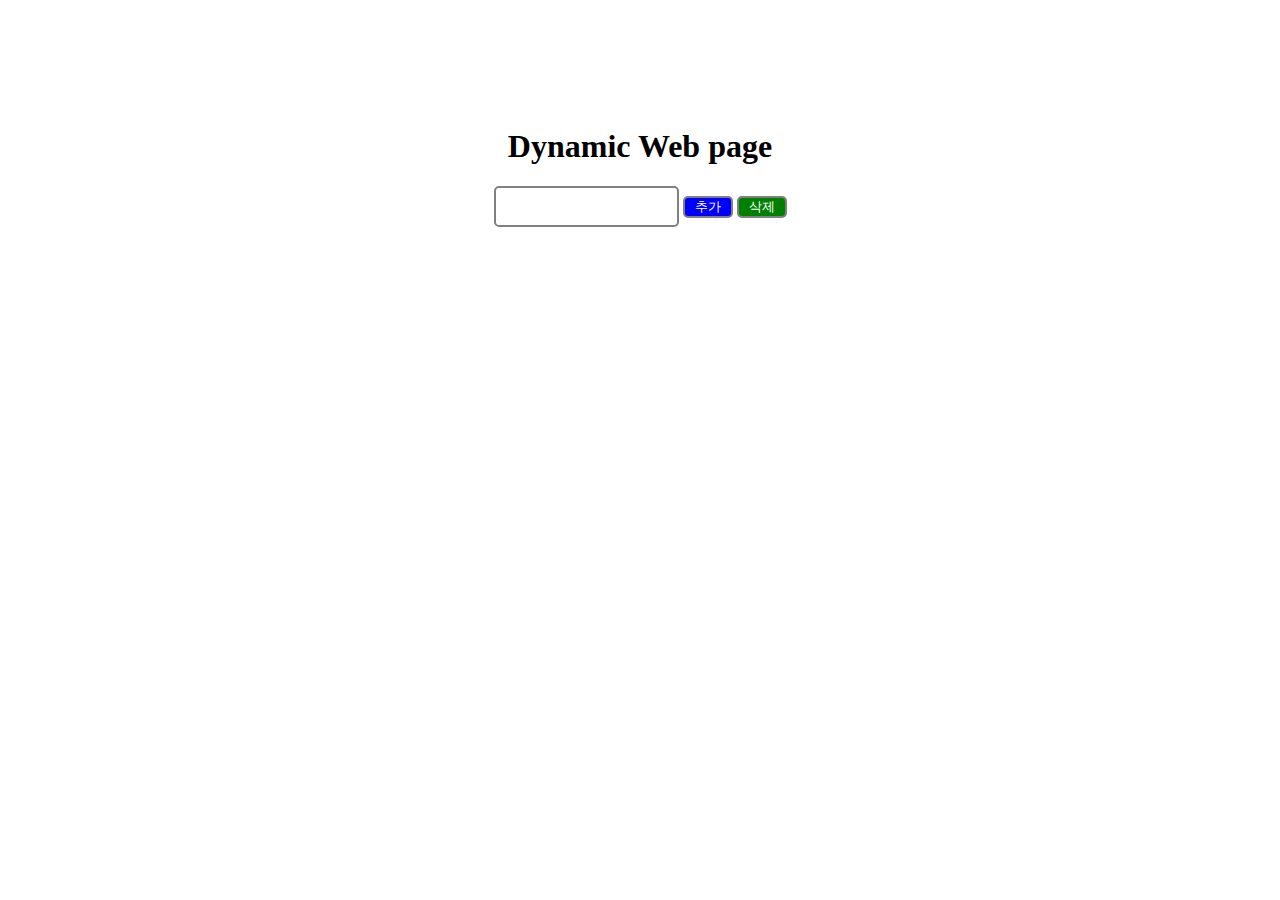
<file: form.html>
<!DOCTYPE html>
<html lang="en">

<head>
    <meta charset="UTF-8">
    <meta name="viewport" content="width=device-width, initial-scale=1.0">
    <title>Dynamic web page</title>
    <style>
        body {
            width: 70%;
            margin-left: 15%;
            text-align: center;
            margin-top: 10%;
        }

        input {
            height: 35px;
            border: solid gray 2px;
            border-radius: 5px;

        }

        button {
            width: 50px;
            color: white;
            border: solid gray 2px;
            border-radius: 5px;
            padding: 0%;
        }

        .wordArea {
            margin-top: 30px;
            margin-left: 25%;
            width: 50%;
            background-color: aquamarine;
        }
    </style>

</head>

<body>

    <script>
        function listener_append() {
            let div_append = document.getElementById("div_append");
            let input_append = document.getElementById("input_append").value;
            if (input_append == "" || input_append == "undefined") {
                return false;
            }

            let words = input_append.split(',');
            let i = 0;
            while (true) {
                if (words[i] == null) {
                    break;
                }
                words[i] = words[i].trim();
                div_append.innerHTML += "<div onclick='listener_remove(this)'>" + words[i] + "</div>";
                i++;

            }
            document.getElementById("input_append").value = "";
        }
        function listener_remove(element) {
            element.remove();
        }
        function delete_all() {
            let div_append = document.getElementById('div_append');
            div_append.innerHTML = "";
            document.getElementById("input_append").value = "";
        }

        window.onload = function () {
            document.querySelector('button[style*="background-color:blue"]').onclick = listener_append;
            document.querySelector('button[style*="background-color:green"]').onclick = delete_all;
        }
    </script>

    <h1>Dynamic Web page</h1>


    <input type="text" id="input_append" />
    <button style="background-color:blue">추가</button>
    <button style="background-color:green">삭제</button>
    <div id="div_append" class="wordArea">
    </div>


</body>

</html>
</file>
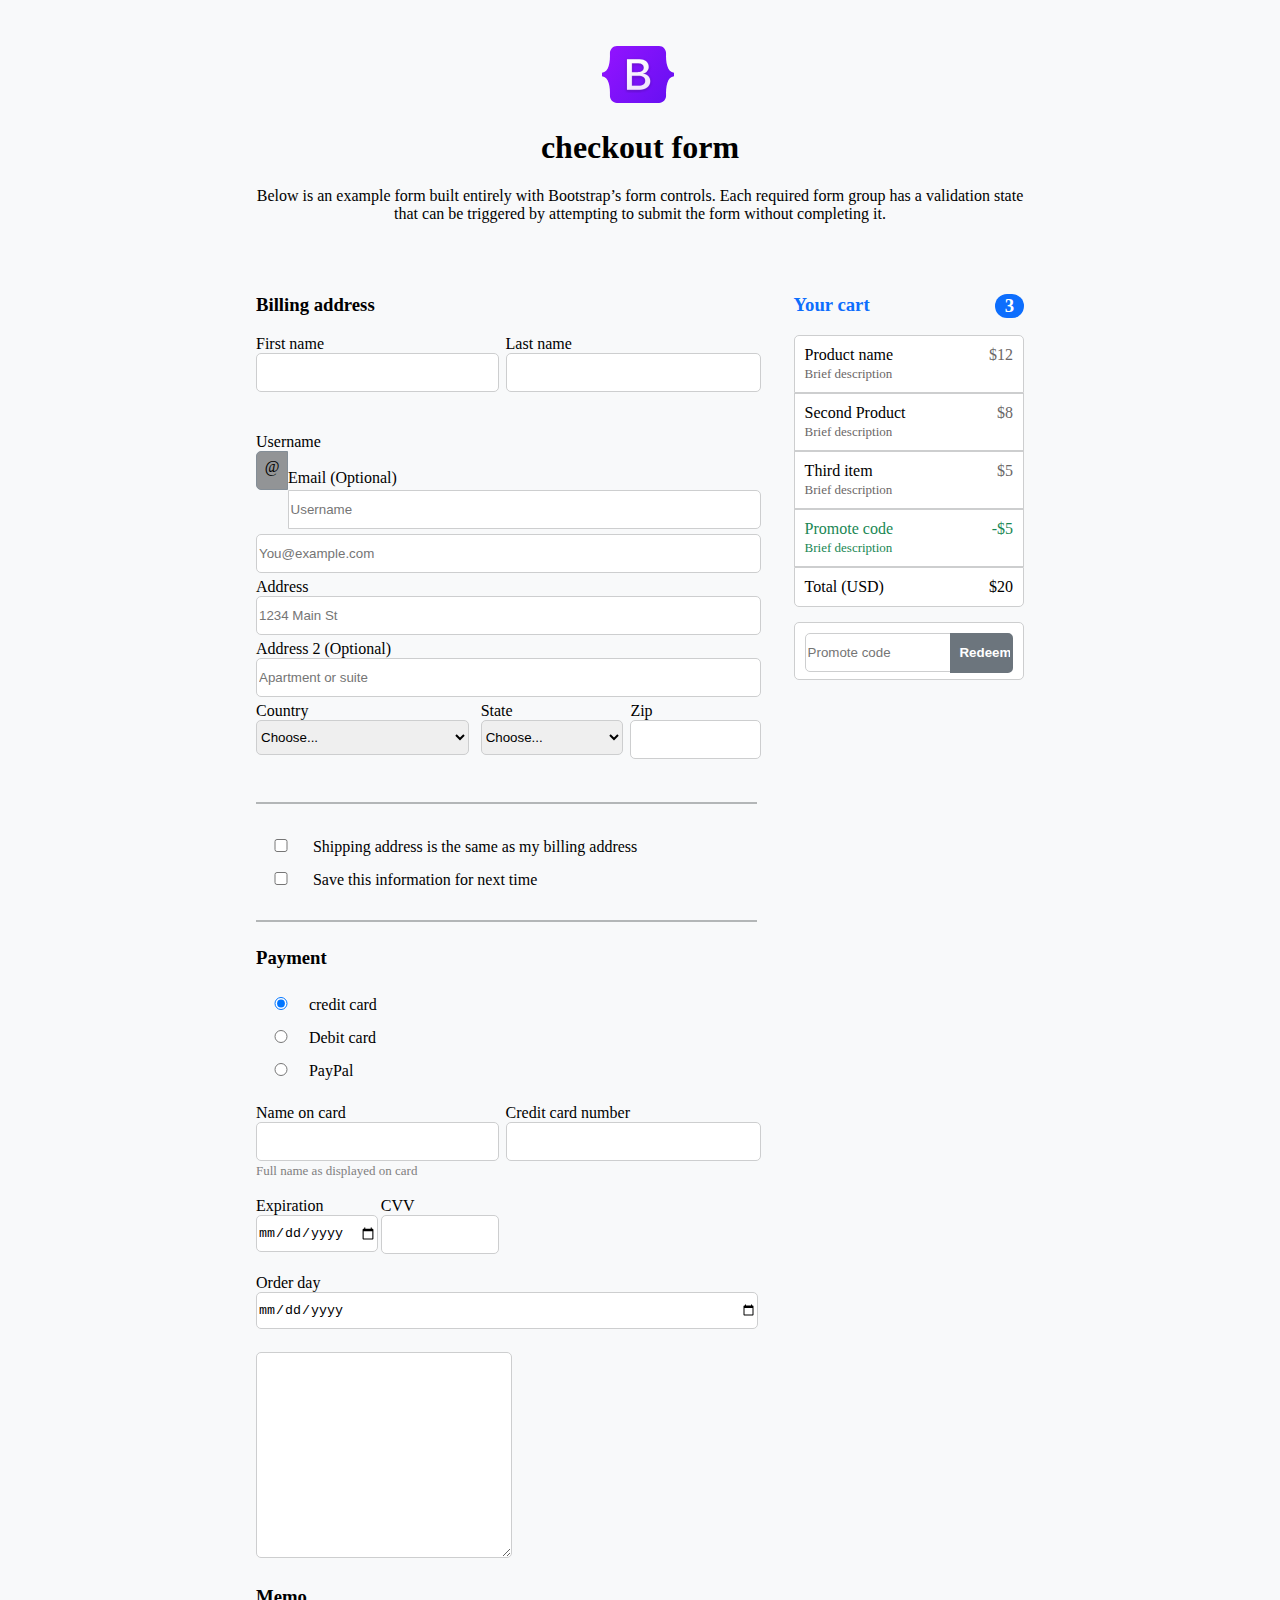
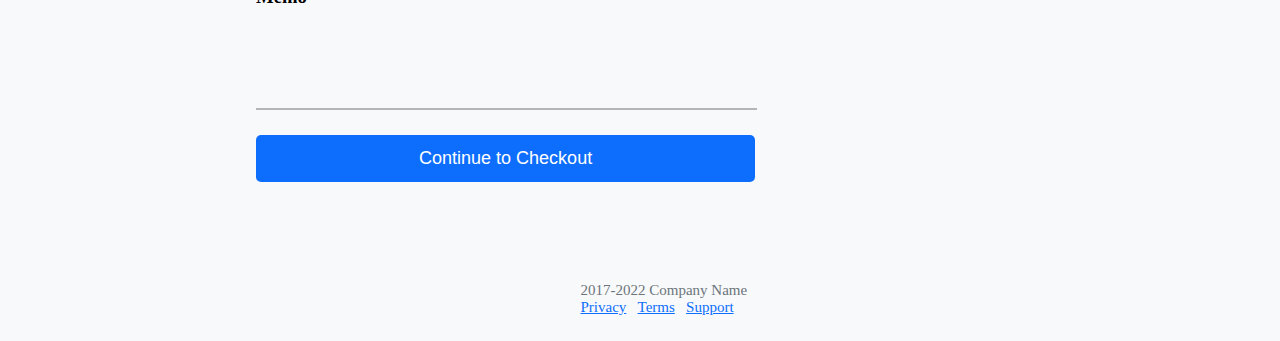
<file: form_js.html>
<!--HTML로만 tag관련 만들기-->
<!--
필수 사용: text, radio, checkbox, select, date, textarea
선택 사용: fieldset, legend, optgroup, color, datalist
-->
<!DOCTYPE html>
<html lang="en">

<head>
    <meta charset="UTF-8">
    <meta name="viewport" content="width=device-width, initial-scale=1.0">
    <title>Assignment2-1</title>
    <style>
        body {
            background-color: #F8F9FA;
            width: 60%;
            margin-left: 20%;


        }



        #div_1 {
            float: left;
            width: 65%;
        }

        #div_2 {
            float: right;
            width: 30%;
        }

        h1 {
            text-align: center;
        }


        img {
            margin-top: 5%;
            margin-left: 45%;
            width: 72px;
            height: 57px;

        }

        p {
            text-align: center;
        }

        input[type=text],
        input[type=number],
        input[type=email],
        input[type=date],
        textarea {
            border: solid #cdcecf 1px;
            border-radius: 5px;
            height: 35px;
            margin-bottom: 5px;

        }

        #continue {
            background-color: #0D6EFD;
            border: #0D6EFD;
            border-radius: 5px;
            color: white;
            font-size: large;
            width: 100%;
            height: 47px;


        }

        #middle_title {
            color: #0D6EFD;

        }

        #div_side {
            background-color: white;
            border: solid #cdcecf 1px;
            padding: 10px;
        }

        #side_style1 {
            background-color: #0D6EFD;
            color: white;
            border-radius: 15px;
            padding: 1px 10px;
        }

        #side_style2 {
            color: rgb(107, 103, 103);
            border-radius: 15px;

        }

        #side_style3 {
            color: rgb(107, 103, 103);
            border-radius: 15px;
            font-size: small;
        }

        #button {
            background-color: rgb(33, 32, 32);
        }

        .input_pair {
            width: 95%;

        }

        .third_pair {
            width: 95%;

        }

        select {
            border: solid #cdcecf 1px;
            border-radius: 5px;
            height: 35px;
        }

        input {
            width: 100%;

        }

        input[type=checkbox] {
            border: solid #6C757D 1px;
            width: 10%;
            margin-top: 10px;
            margin-left: 0%;
            padding-left: 0%;
            margin-bottom: 10px;
        }

        input[type=radio] {
            border: solid #6C757D 1px;
            width: 10%;
            margin-top: 10px;
            margin-left: 0%;
            padding-left: 0%;
            margin-bottom: 10px;
        }


        #Check_agree1 {
            font-size: small;
        }

        #Check_agree2 {
            font-size: small;
        }

        #Promote {
            border-top-right-radius: 0px;
            border-bottom-right-radius: 0px;
        }

        #Submit {
            background-color: #6C757D;
            color: white;
            font-weight: 600;
            width: 100%;
            border: solid #6C757D;
            border-radius: 0px 5px 5px 0px;
            height: 40px;
        }

        h5 {
            margin-top: 100px;
            color: #6C757D;
            font-size: 15px;
            font-weight: 400;
        }

        #a_style {
            color: #0D6EFD;
            text-decoration: underline;
        }

        #line {
            border: solid #b3b6b7 1px;
            height: 0px;
        }

        #last {
            float: right;
            width: 35%;
        }

        .feedback {
            display: none;
            width: 100%;
            margin-top: 0%;
            font-size: .875em;
            color: red;

        }

        @media(max-width: 800px) {
            body {
                margin-right: 3%;
                margin-left: 3%;
                width: 94%;
            }

            #title,
            .p,
            #div_1,
            #div_2 {
                width: 100%;
                padding: 0%;
                margin: 0%;
                float: none;

            }

            #last {
                width: 100%;
                text-align: center;
            }
        }
    </style>
</head>

<body>
    <img src="./bootstrap-logo.svg"></img>
    <h1 id="title">checkout form</h1>
    <div>
        <p>Below is an example form built entirely with Bootstrap’s form controls. Each required form group has a
            validation state that can be triggered by attempting to submit the form without completing it.</p>

    </div>
    <br>
    <br>
    <form id="form1" action="action_OK.php">
        <div id="div_2"><!--오른쪽 박스 :얘도 이렇게 마추니까 편하다-->
            <div>
                <div>
                    <h3 id="middle_title"><a>Your cart</a> <a id="side_style1" style="float:right">3</a></h3>
                </div>
                <div>
                    <div id="div_side" style="border-top-left-radius:5px;border-top-right-radius:5px;">
                        <a>Product name</a> <a id="side_style2" style="float:right">$12</a>
                        <br>
                        <a id="side_style3">Brief description</a>
                    </div>

                    <div id="div_side">
                        <a>Second Product</a> <a id="side_style2" style="float:right;">$8</a>
                        <br>
                        <a id="side_style3">Brief description</a>
                    </div>
                    <div id="div_side">
                        <a>Third item</a> <a id="side_style2" style="float:right;">$5</a>
                        <br>
                        <a id="side_style3">Brief description</a>
                    </div>
                    <div id="div_side">
                        <a style="color:#198754;">Promote code</a> <a id="side_style2"
                            style="float:right;color:#198754;">-$5</a>
                        <br>
                        <a id="side_style3" style="color:#198754;">Brief description</a>
                    </div>
                    <div id="div_side" style="border-bottom-left-radius:5px;border-bottom-right-radius:5px;">
                        <a>Total (USD)</a> <a style="float:right;">$20</a>
                    </div>
                </div>

                <div id="div_side" style="margin-top:15px;border-radius:5px;">
                    <div style="float:left;width:70%;">
                        <lable for="Promote">
                            <input type="text" id="Promote" placeholder="Promote code" onchange="">
                        </lable>
                    </div>
                    <div style="float:right;width:30%;margin-left:0%;">
                        <label for="Submit"></label>
                        <input type="button" id="Submit" value="Redeem"></a>
                    </div>
                    <br>
                    <br>
                </div>

            </div>
        </div>



        <div id="div_1">
            <h3>Billing address</h3>
            <!--1.text - 총 4개-->
            <div style="float:left;width:50%">

                <label for="First_name">First name</label>
                <br>
                <input type="text" id="First_name" class="input_pair" name="first_name" placeholder value required>
                <br>
                <br>
                <br>
                <div class="feedback">
                    Vaild first name is required.</div>
            </div>
            <div style="float:right;width:50%">
                <label for="Last_name">Last name</label>
                <br>
                <input type="text" id="Last_name" name="last_name"  placeholder value
                    required>
                <br>
                <br>
                <br>
                <div class="feedback">
                    Vaild last name is required.
                </div>
            </div>
            <div>
                <label for="User_name">Username</label>
                <br>
                <div>
                    <div
                        style="float:left;background-color:#929496; border:solid #cdd1d4 1px;width:30px;height:31px;border-color:#848e97; text-align:center;padding-top: 6px; border-radius:5px 0px 0px 5px;">
                        @</div>
                    <div style="float:right;width:calc(100% - 31.6px);">
                        <input type="text" style="border-radius:0px 5px 5px 0px;" id="User_name" name="user_name"
                            placeholder="Username" onchange="" placeholder value required>
                        <div class="feedback">
                            Your username is required.
                        </div>
                    </div>
                </div>
                <br>
                <label for="Email">Email (Optional)</label>
                <br>
                <input type="email" id="Email" name="email" placeholder="You@example.com" onchange="">
                <br>

                <label for="Address">Address</label>
                <br>
                <input type="text" id="Address" name="address" placeholder="1234 Main St" onchange="" placeholder value
                    required>
                <br>
                <div class="feedback">
                    Please enter your shipping address.
                </div>
                <label for="Address2">Address 2 (Optional)</label>
                <br>
                <input type="text" id="Address2" name="address2" placeholder="Apartment or suite" onchange="">
                <br>
            </div>
            <!--2.select - 총 3개-->
            <div>
                <div style="float:left;width:45%;">
                    <label for="Country">Country</label>
                    <br>
                    <select id="Country" class="third_pair" name="country" aria-placeholder value required>
                        <option value="Choose...">Choose...</option>
                        <option value="United States">United States</option>
                    </select>
                    <br>
                    <div class="feedback">please select a valid country.</div>
                </div>
                <div style="float:left;width:30%">
                    <label for="State">State</label>
                    <br>
                    <select id="State" class="third_pair" name="state" aria-placeholder value required>
                        <option value="Choose...">Choose...</option>
                        <option value="California">California</option>
                    </select>
                    <br>
                    <div class="feedback">please provide a valid state.</div>
                </div>
                <!--1.text - 총 4개-->
                <div style="float:left;width:25%">
                    <label for="Zip">Zip</label>
                    <br>
                    <input type="number" id="Zip" name="zip">
                    <br>
                    <div class="feedback">Zip code required.</div>
                </div>
            </div>


            <h5 id="line" style="width:100%;"></h5>


            <div>

                <!--3.checkbox - 총 2개-->
                <label for="Check_agree1">

                    <input type="checkbox" id="Check_agree1" name="agree_1">

                    Shipping address is the same as my billing address
                </label>
                <br>
                <label for="Check_agree2">
                    <input type="checkbox" id="Check_agree2" name="agree_2">
                    Save this information for next time

                </label>
            </div>
            <h6 id="line" style="width:100%;"></h6>
            <h3>Payment</h3>
            <!--4.radio- 총 1개-->
            <div>
                <label for="Payment_1">
                    <input type="radio" id="Payment_1" name="payment" checked="checked">credit card</label><br>
                <label for="Payment_2">
                    <input type="radio" id="Payment_2" name="payment">Debit card</label><br>
                <label for="Payment_3">
                    <input type="radio" id="Payment_3" name="payment">PayPal</label><br>
                <br>
            </div>
            <div>
                <div id="div_2" style="float:left;width:50%">
                    <!--1.text - 총 8개-->
                    <label for="Name_on_card">Name on card</label>
                    <br>
                    <input type="text" id="Name_on_card" class="input_pair" name="name_on_card" style="margin-bottom:0%"
                        placeholder value required>
                    <a style="font-size:13px;color:gray">Full name as displayed on card</a>
                    <br>
                    <div class="feedback">Name on card is required</div>
                    <br>
                </div>

                <div style="float:right;width:50%">
                    <label for="Credit_card_number">Credit card number</label>
                    <br>
                    <input type="number" id="Credit_card_number" name="credit_card_number" placeholder value required>
                    <div class="feedback">Credit card number is required</div>
                    <br>
                    <br>
                    <br>
                    <br>
                </div>
            </div>
            <div>
                <div style="float:left;width:50%">
                    <div style="float:left;width:50%">
                        <label for="Expiration">Expiration</label>
                        <br>
                        <input type="date" id="Expiration" class="input_pair" name="expiration" placeholder value
                            required>
                        <div class="feedback">Expiration date required</div>
                        <br>
                    </div>
                    <div style="float:right;width:50%">
                        <label for="CVV">CVV</label>
                        <br>
                        <input type="number" id="CVV" style="width:90%;" name="cvv" placeholder value required>
                        <div class="feedback">Security code required</div>
                        <br>
                    </div>
                </div>
                <div style="float:right;width:50%">
                    <br><br><br>
                </div>
            </div>
            <br>
            <div style="float:left;width:100%">
                <!--5.date - 총 1개-->
                <label for="Order_day">Order day</label>
                <br>
                <input type="date" id="Order_day" name="order_day" placeholder value required>
                <div class="feedback">Order date is required</div>
                <br>
                <br>
            </div>


            <!--6.textarea - 총 1개-->
            <div>
                <textarea id="Memo" name="memo" style="width:50%;height:200px;"></textarea>
                <h3>Memo</h3>

            </div>

            <h5 id="line" style="width:100%;"></h5>
            <div>

                <input type="submit" id="continue" value="Continue to Checkout">
            </div>

            <div id="last">
                <h5>
                    2017-2022 Company Name<br>
                    <a id="a_style">Privacy</a>
                    &nbsp;&nbsp;<a id="a_style">Terms</a>
                    &nbsp;&nbsp;<a id="a_style">Support</a>
                </h5>
            </div>



            <!--
        1.text =>8
        2. select => 3
        3. radio => 3
        4. date => 1
        5. textarea => 1
        6. checkbox => 2
        
        총 18개
        
        -->

            <script>
                /*함수 관련*/
                //이름 둘 다 집어넣기
                let name1 = document.getElementById('First_name');
                let name2 = document.getElementById('Last_name');
                let username = document.getElementById('User_name');
                let email = document.getElementById('Email');
                let address = document.getElementById('Address');
                let country = document.getElementById('Country');
                let state = document.getElementById('State');
                let zip = document.getElementById('Zip');
                let check1 = document.getElementById('Check_agree1');
                let check2 = document.getElementById('Check_agree2');
                let payment1 = document.getElementById('Payment_1');
                let payment2 = document.getElementById('Payment_2');
                let payment3 = document.getElementById('Payment_3');
                let oncard = document.getElementById('Name_on_card');
                let credit = document.getElementById('Credit_card_number');
                let expiration = document.getElementById('Expiration');
                let cvv = document.getElementById('CVV');
                let order_day = document.getElementById('Order_day');


                let check = document.getElementById('continue');
                let s = document.getElementsByClassName('feedback');
                let t = false;

                //변화

                function handle() {
                    if (name1.value != "") {
                        s[0].style.display = 'none';
                    }

                    if (name2.value != "") {
                        s[1].style.display = 'none';
                    }

                    if (username.value != "") {
                        s[2].style.display = 'none';
                    }

                    //email은 option!

                    //Address
                    if (address.value != "") {
                        s[3].style.display = 'none';
                    }
                    //Country, State, Zip!
                    if (country.value != "Choose...") {
                        s[4].style.display = 'none';
                    }
                    if (state.value != "Choose...") {
                        s[5].style.display = 'none';
                    }
                    if (zip.value != "") {
                        s[6].style.display = 'none';
                    }

                    //checkbox Agreement is OK




                    //Payment (radio) is OK

                    //Name on card, Credit card number
                    if (oncard.value != "") {
                        s[7].style.display = 'none';
                    }

                    if (credit.value != "") {
                        s[8].style.display = 'none';
                    }
                    //Expiration, CVV
                    if (expiration.value != "") {
                        s[9].style.display = 'none';
                    }

                    if (cvv.value != "") {
                        s[10].style.display = 'none';
                    }

                    //Order day
                    if (order_day.value != "") {
                        s[11].style.display = 'none';
                    }




                }

                name1.addEventListener('input', handle);
                name2.addEventListener('input', handle);
                username.addEventListener('input', handle);
                address.addEventListener('input', handle);
                country.addEventListener('input', handle);
                state.addEventListener('input', handle);
                zip.addEventListener('input', handle);
                oncard.addEventListener('input', handle);
                credit.addEventListener('input', handle);
                expiration.addEventListener('input', handle);
                cvv.addEventListener('input', handle);
                order_day.addEventListener('input', handle);


                //제출 버튼을 눌렀을 때

                check.addEventListener('click', function (event) {
                    t = false;
                    //name
                    if (name1.value === "") {
                        s[0].style.display = 'block';
                        t = true;
                    }
                    if (name2.value === "") {
                        s[1].style.display = 'block';
                        t = true;
                    }
                    //username
                    if (username.value === "") {
                        s[2].style.display = 'block';

                        t = true;
                    }

                    //email은 option!

                    //Address
                    if (address.value === "") {
                        s[3].style.display = 'block';

                        t = true;
                    }
                    //Country, State, Zip!
                    if (country.value === "Choose...") {
                        s[4].style.display = 'block';

                        t = true;
                    }
                    if (state.value === "Choose...") {
                        s[5].style.display = 'block';

                        t = true;
                    }
                    if (zip.value === "") {
                        s[6].style.display = 'block';

                        t = true;
                    }

                    //checkbox Agreement is OK




                    //Payment (radio) is OK

                    //Name on card, Credit card number
                    if (oncard.value === "") {
                        s[7].style.display = 'block';

                        t = true;
                    }

                    if (credit.value === "") {
                        s[8].style.display = 'block';

                        t = true;
                    }
                    //Expiration, CVV
                    if (expiration.value === "") {
                        s[9].style.display = 'block';

                        t = true;
                    }

                    if (cvv.value === "") {
                        s[10].style.display = 'block';

                        t = true;
                    }

                    //Order day
                    if (order_day.value === "") {
                        s[11].style.display = 'block';

                        t = true;
                    }

                    if (t) {
                        alert("YOU NEED TO INTER INFORMATION!!");
                        event.preventDefault();
                    } else { alert("Submit!!"); }




                });






            </script>



    </form>


</body>

</html>
</file>
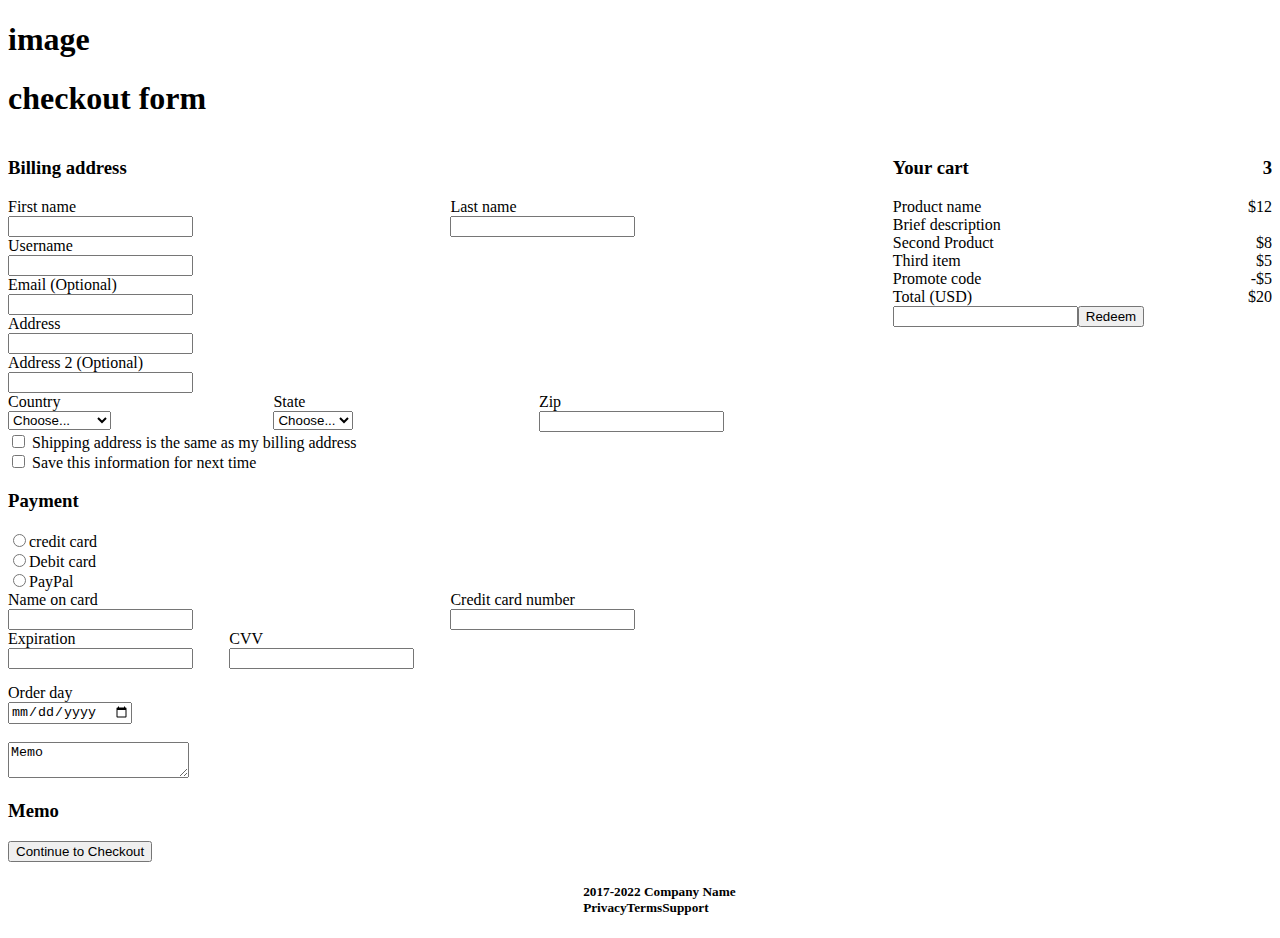
<file: form_nostyle.html>
<!--HTML로만 tag관련 만들기-->
<!--
필수 사용: text, radio, checkbox, select, date, textarea
선택 사용: fieldset, legend, optgroup, color, datalist
-->
<!DOCTYPE html>
<html lang="en">

<head>
    <meta charset="UTF-8">
    <meta name="viewport" content="width=device-width, initial-scale=1.0">
    <title>Assignment2-1</title>
</head>

<body>
    <h1>image</h1>
    <h1>checkout form</h1>

    <form action="/action_form.php">
        <div style="float:left;width:70%;">
            <h3>Billing address</h3>
            <!--1.text - 총 4개-->
            <div style="float:left;width:50%">
                <label for="First_name">First name</label>
                <br>
                <input type="text" id="First_name" name="first_name">
                <br>
            </div>
            <div>
                <label for="Last_name">Last name</label>
                <br>
                <input type="text" id="Last_name" name="last_name">
                <br>
            </div>
            <div>
                <label for="User_name">Username</label>
                <br>
                <input type="text" id="User_name" name="user_name">
                <br>
                <label for="Email">Email (Optional)</label>
                <br>
                <input type="email" id="User_name" name="user_name">
                <br>

                <label for="Address">Address</label>
                <br>
                <input type="text" id="Address" name="address">
                <br>
                <label for="Address2">Address 2 (Optional)</label>
                <br>
                <input type="text" id="Address2" name="address2">
                <br>
            </div>
            <!--2.select - 총 3개-->
            <div>
                <div style="float:left;width:30%;">
                    <label for="Country">Country</label>
                    <br>
                    <select id="Country" name="country">
                        <option value="Choose...">Choose...</option>
                        <option value="United States">United States</option>
                    </select>
                    <br>
                </div>
                <div style="float:left;width:30%">
                    <label for="State">State</label>
                    <br>
                    <select id="State" name="state">
                        <option value="Choose...">Choose...</option>
                        <option value="California">California</option>
                    </select>
                    <br>
                </div>
                <!--1.text - 총 4개-->
                <div>
                    <label for="Zip" style="width:30%">Zip</label>
                    <br>
                    <input type="text" id="Zip" name="zip">
                    <br>
                </div>
            </div>
            <div>
                <!--3.checkbox - 총 2개-->
                <label for="Check_agree1">
                    <input type="checkbox" id="Check_agree1" name="agree_1" value="Yes">
                    Shipping address is the same as my billing address
                </label>
                <br>
                <label for="Check_agree2">
                    <input type="checkbox" id="Check_agree2" name="agree_2" value="Yes">
                    Save this information for next time

                </label>
            </div>
            <h3>Payment</h3>
            <!--4.radio- 총 1개-->
            <div>
                <label for="Payment_1">
                    <input type="radio" id="Payment_1" name="payment">credit card</label><br>
                <label for="Payment_2">
                    <input type="radio" id="Payment_2" name="payment">Debit card</label><br>
                <label for="Payment_3">
                    <input type="radio" id="Payment_3" name="payment">PayPal</label><br>
            </div>
            <div>
                <div style="float:left;width:50%">
                    <!--1.text - 총 8개-->
                    <label for="Name_on_card">Name on card</label>
                    <br>
                    <input type="text" id="Name_on_card" name="name_on_card">
                    <br>
                </div>
                <div style="float:right;width:50%">
                    <label for="Credit_card_number">Credit card number</label>
                    <br>
                    <input type="text" id="Credit_card_number" name="credit_card_number">
                    <br>
                </div>
            </div>
            <div>
                <div style="float:left;width:50%">
                    <div style="float:left;width:50%">
                        <label for="Expiration">Expiration</label>
                        <br>
                        <input type="text" id="Expiration" name="expiration">
                        <br>
                    </div>
                    <div style="float:right;width:50%">
                        <label for="CVV">CVV</label>
                        <br>
                        <input type="text" id="CVV" name="cvv">
                        <br>
                    </div>
                </div>
                <div style="float:right;width:50%">
                    <br><br><br>
                </div>
            </div>
            <br>
            <div style="float:left;width:100%">
                <!--5.date - 총 1개-->
                <label for="Order_day">Order day</label>
                <br>
                <input type="date" id="Order_day" name="order_day">
                <br>
                <br>
            </div>


            <!--6.textarea - 총 1개-->
            <div>
                <textarea id="Memo" name="memo">Memo</textarea>
                <h3>Memo</h3>

            </div>


            <div>

                <input type="submit" value="Continue to Checkout">
            </div>

            <div style="float:right;width:35%;">
                <h5>
                    2017-2022 Company Name<br>
                    <a>Privacy</a><a>Terms</a><a>Support</a>
                </h5>
            </div>
        </div>
        <div style="float:right;width:30%;"><!--오른쪽 박스 :얘도 이렇게 마추니까 편하다-->
            <div>
                <div>
                    <h3><a>Your cart</a> <a style="float:right">3</a></h3>
                </div>
                <div>
                    <div>
                        <a>Product name</a> <a style="float:right;">$12</a>
                        <br>
                        <a>Brief description</a>
                    </div>

                    <div><a>Second Product</a> <a style="float:right;">$8</a></div>
                    <div><a>Third item</a> <a style="float:right;">$5</a></div>
                    <div><a>Promote code</a> <a style="float:right;">-$5</a></div>
                    <div><a>Total (USD)</a> <a style="float:right;">$20</a></div>
                </div>
                <div>
                    <lable for="Redeem">
                        <input type="text"><button>Redeem
                    </lable>
                </div>
            </div>
        </div>



        <!--
        1.text =>8
        2. select => 3
        3. radio => 3
        4. date => 1
        5. textarea => 1
        6. checkbox => 2
        
        총 18개
        
        -->





    </form>


</body>

</html>
</file>
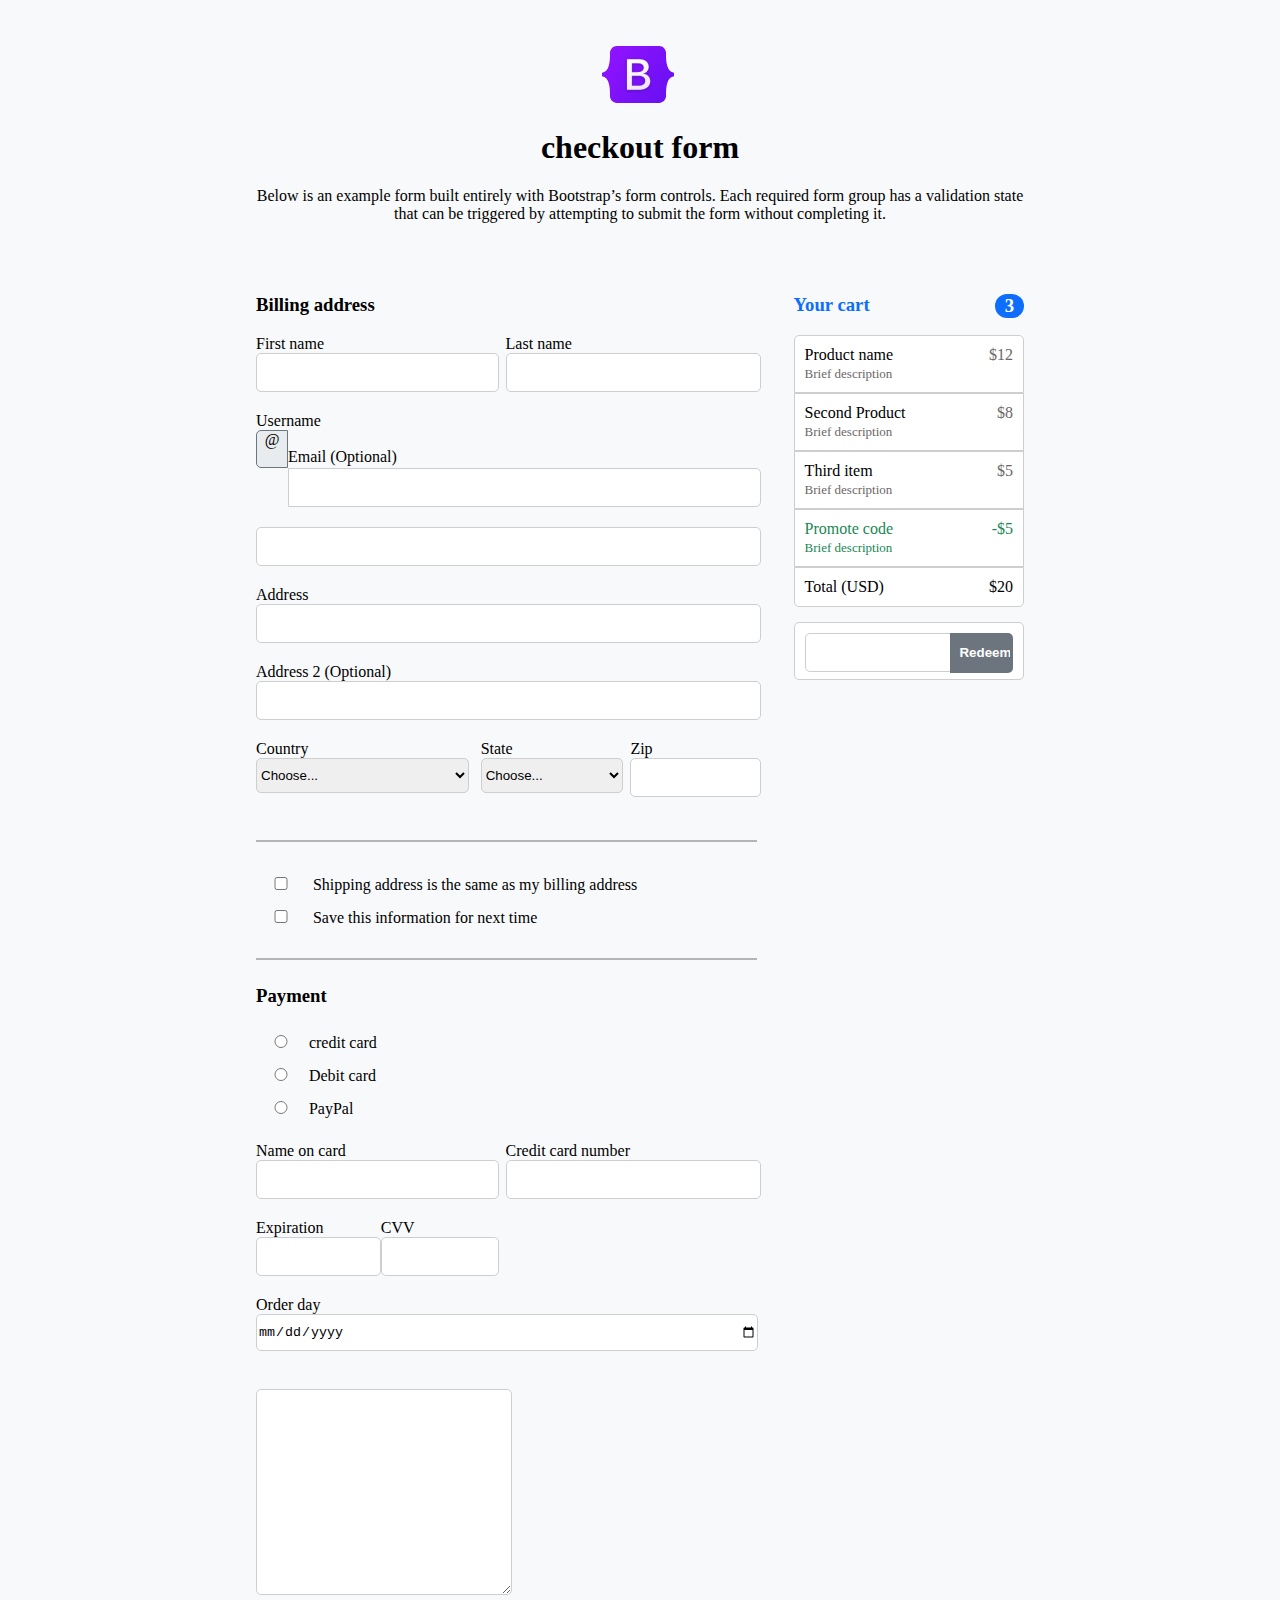
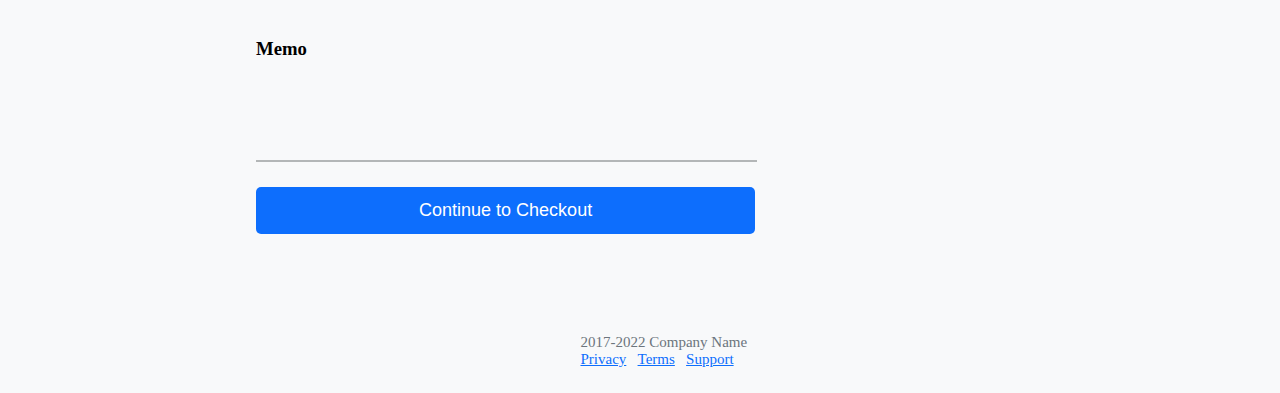
<file: form_style.html>
<!--HTML로만 tag관련 만들기-->
<!--
필수 사용: text, radio, checkbox, select, date, textarea
선택 사용: fieldset, legend, optgroup, color, datalist
-->
<!DOCTYPE html>
<html lang="en">

<head>
    <meta charset="UTF-8">
    <meta name="viewport" content="width=device-width, initial-scale=1.0">
    <title>Assignment2-1</title>
    <style>
        body {
            background-color: #F8F9FA;
            width: 60%;
            margin-left: 20%;


        }



        #div_1 {
            float: left;
            width: 65%;
        }

        #div_2 {
            float: right;
            width: 30%;
        }

        h1 {
            text-align: center;
        }


        img {
            margin-top: 5%;
            margin-left: 45%;
            width: 72px;
            height: 57px;

        }

        p {
            text-align: center;
        }

        input[type=text],
        input[type=email],
        input[type=date],
        textarea {
            border: solid #cdcecf 1px;
            border-radius: 5px;
            height: 35px;
            margin-bottom: 20px;

        }

        #continue {
            background-color: #0D6EFD;
            border: #0D6EFD;
            border-radius: 5px;
            color: white;
            font-size: large;
            width: 100%;
            height: 47px;


        }

        #middle_title {
            color: #0D6EFD;

        }

        #div_side {
            background-color: white;
            border: solid #cdcecf 1px;
            padding: 10px;
        }

        #side_style1 {
            background-color: #0D6EFD;
            color: white;
            border-radius: 15px;
            padding: 1px 10px;
        }

        #side_style2 {
            color: rgb(107, 103, 103);
            border-radius: 15px;

        }

        #side_style3 {
            color: rgb(107, 103, 103);
            border-radius: 15px;
            font-size: small;
        }

        #button {
            background-color: rgb(33, 32, 32);
        }

        .input_pair {
            width: 95%;

        }

        .third_pair {
            width: 95%;

        }

        select {
            border: solid #cdcecf 1px;
            border-radius: 5px;
            height: 35px;
        }

        input {
            width: 100%;

        }

        input[type=checkbox] {
            border: solid #6C757D 1px;
            width: 10%;
            margin-top: 10px;
            margin-left: 0%;
            padding-left: 0%;
            margin-bottom: 10px;
        }

        input[type=radio] {
            border: solid #6C757D 1px;
            width: 10%;
            margin-top: 10px;
            margin-left: 0%;
            padding-left: 0%;
            margin-bottom: 10px;
        }


        #Check_agree1 {
            font-size: small;
        }

        #Check_agree2 {
            font-size: small;
        }

        #Promote {
            border-top-right-radius: 0px;
            border-bottom-right-radius: 0px;
        }

        #Submit {
            background-color: #6C757D;
            color: white;
            font-weight: 600;
            width: 100%;
            border: solid #6C757D;
            border-radius: 0px 5px 5px 0px;
            height: 40px;
        }

        h5 {
            margin-top: 100px;
            color: #6C757D;
            font-size: 15px;
            font-weight: 400;
        }

        #a_style {
            color: #0D6EFD;
            text-decoration: underline;
        }

        #line {
            border: solid #b3b6b7 1px;
            height: 0px;
        }

        #last {
            float: right;
            width: 35%;
        }

        @media(max-width: 800px) {
            body {
                margin-right: 3%;
                margin-left: 3%;
                width: 94%;
            }

            #title,
            .p,
            #div_1,
            #div_2 {
                width: 100%;
                padding: 0%;
                margin: 0%;
                float: none;

            }

            #last {
                width: 100%;
                text-align: center;
            }
        }
    </style>
</head>

<body>
    <img src="./bootstrap-logo.svg"></img>
    <h1 id="title">checkout form</h1>
    <div>
        <p>Below is an example form built entirely with Bootstrap’s form controls. Each required form group has a
            validation state that can be triggered by attempting to submit the form without completing it.</p>

    </div>
    <br>
    <br>
    <form action="/action_form.php">
        <div id="div_2"><!--오른쪽 박스 :얘도 이렇게 마추니까 편하다-->
            <div>
                <div>
                    <h3 id="middle_title"><a>Your cart</a> <a id="side_style1" style="float:right">3</a></h3>
                </div>
                <div>
                    <div id="div_side" style="border-top-left-radius:5px;border-top-right-radius:5px;">
                        <a>Product name</a> <a id="side_style2" style="float:right">$12</a>
                        <br>
                        <a id="side_style3">Brief description</a>
                    </div>

                    <div id="div_side">
                        <a>Second Product</a> <a id="side_style2" style="float:right;">$8</a>
                        <br>
                        <a id="side_style3">Brief description</a>
                    </div>
                    <div id="div_side">
                        <a>Third item</a> <a id="side_style2" style="float:right;">$5</a>
                        <br>
                        <a id="side_style3">Brief description</a>
                    </div>
                    <div id="div_side">
                        <a style="color:#198754;">Promote code</a> <a id="side_style2"
                            style="float:right;color:#198754;">-$5</a>
                        <br>
                        <a id="side_style3" style="color:#198754;">Brief description</a>
                    </div>
                    <div id="div_side" style="border-bottom-left-radius:5px;border-bottom-right-radius:5px;">
                        <a>Total (USD)</a> <a style="float:right;">$20</a>
                    </div>
                </div>

                <div id="div_side" style="margin-top:15px;border-radius:5px;">
                    <div style="float:left;width:70%;">
                        <lable for="Promote">
                            <input type="text" id="Promote">
                        </lable>
                    </div>
                    <div style="float:right;width:30%;margin-left:0%;">
                        <label for="Submit"></label>
                        <input type="submit" id="Submit" value="Redeem"></a>
                    </div>
                    <br>
                    <br>
                </div>

            </div>
        </div>



        <div id="div_1">
            <h3>Billing address</h3>
            <!--1.text - 총 4개-->
            <div style="float:left;width:50%">

                <label for="First_name">First name</label>
                <br>
                <input type="text" id="First_name" class="input_pair" name="first_name">
                <br>
            </div>
            <div style="float:right;width:50%">
                <label for="Last_name">Last name</label>
                <br>
                <input type="text" id="Last_name" name="last_name">
                <br>
            </div>
            <div>
                <label for="User_name">Username</label>
                <br>
                <div>
                    <div
                        style="float:left;background-color:#E9ECEF; border:solid #6C757D 1px;width:30px;height:36px;text-align:center;vertical-align: bottom; border-radius:5px 0px 0px 5px;">
                        @</div>
                    <div style="float:right;width:calc(100% - 31.6px);">
                        <input type="text" style="border-radius:0px 5px 5px 0px;" id="User_name" name="user_name">
                    </div>
                </div>
                <br>
                <label for="Email">Email (Optional)</label>
                <br>
                <input type="email" id="Email" name="email">
                <br>

                <label for="Address">Address</label>
                <br>
                <input type="text" id="Address" name="address">
                <br>
                <label for="Address2">Address 2 (Optional)</label>
                <br>
                <input type="text" id="Address2" name="address2">
                <br>
            </div>
            <!--2.select - 총 3개-->
            <div>
                <div style="float:left;width:45%;">
                    <label for="Country">Country</label>
                    <br>
                    <select id="Country" class="third_pair" name="country">
                        <option value="Choose...">Choose...</option>
                        <option value="United States">United States</option>
                    </select>
                    <br>
                </div>
                <div style="float:left;width:30%">
                    <label for="State">State</label>
                    <br>
                    <select id="State" class="third_pair" name="state">
                        <option value="Choose...">Choose...</option>
                        <option value="California">California</option>
                    </select>
                    <br>
                </div>
                <!--1.text - 총 4개-->
                <div style="float:left;width:25%">
                    <label for="Zip">Zip</label>
                    <br>
                    <input type="text" id="Zip" name="zip">
                    <br>
                </div>
            </div>


            <h5 id="line" style="width:100%;"></h5>


            <div>

                <!--3.checkbox - 총 2개-->
                <label for="Check_agree1">

                    <input type="checkbox" id="Check_agree1" name="agree_1" value="Yes">

                    Shipping address is the same as my billing address
                </label>
                <br>
                <label for="Check_agree2">
                    <input type="checkbox" id="Check_agree2" name="agree_2" value="Yes">
                    Save this information for next time

                </label>
            </div>
            <h6 id="line" style="width:100%;"></h6>
            <h3>Payment</h3>
            <!--4.radio- 총 1개-->
            <div>
                <label for="Payment_1">
                    <input type="radio" id="Payment_1" name="payment">credit card</label><br>
                <label for="Payment_2">
                    <input type="radio" id="Payment_2" name="payment">Debit card</label><br>
                <label for="Payment_3">
                    <input type="radio" id="Payment_3" name="payment">PayPal</label><br>
                <br>
            </div>
            <div>
                <div id="div_2" style="float:left;width:50%">
                    <!--1.text - 총 8개-->
                    <label for="Name_on_card">Name on card</label>
                    <br>
                    <input type="text" id="Name_on_card" class="input_pair" name="name_on_card">
                    <br>
                </div>
                <div style="float:right;width:50%">
                    <label for="Credit_card_number">Credit card number</label>
                    <br>
                    <input type="text" id="Credit_card_number" name="credit_card_number">
                    <br>

                </div>
            </div>
            <div>
                <div style="float:left;width:50%">
                    <div style="float:left;width:50%">
                        <label for="Expiration">Expiration</label>
                        <br>
                        <input type="text" id="Expiration" class="input_pair" name="expiration">
                        <br>
                    </div>
                    <div style="float:right;width:50%">
                        <label for="CVV">CVV</label>
                        <br>
                        <input type="text" id="CVV" style="width:90%;" name="cvv">
                        <br>
                    </div>
                </div>
                <div style="float:right;width:50%">
                    <br><br><br>
                </div>
            </div>
            <br>
            <div style="float:left;width:100%">
                <!--5.date - 총 1개-->
                <label for="Order_day">Order day</label>
                <br>
                <input type="date" id="Order_day" name="order_day">
                <br>
                <br>
            </div>


            <!--6.textarea - 총 1개-->
            <div>
                <textarea id="Memo" name="memo" style="width:50%;height:200px;"></textarea>
                <h3>Memo</h3>

            </div>

            <h5 id="line" style="width:100%;"></h5>
            <div>

                <input type="submit" id="continue" value="Continue to Checkout">
            </div>

            <div id="last">
                <h5>
                    2017-2022 Company Name<br>
                    <a id="a_style">Privacy</a>
                    &nbsp;&nbsp;<a id="a_style">Terms</a>
                    &nbsp;&nbsp;<a id="a_style">Support</a>
                </h5>
            </div>



            <!--
        1.text =>8
        2. select => 3
        3. radio => 3
        4. date => 1
        5. textarea => 1
        6. checkbox => 2
        
        총 18개
        
        -->





    </form>


</body>

</html>
</file>
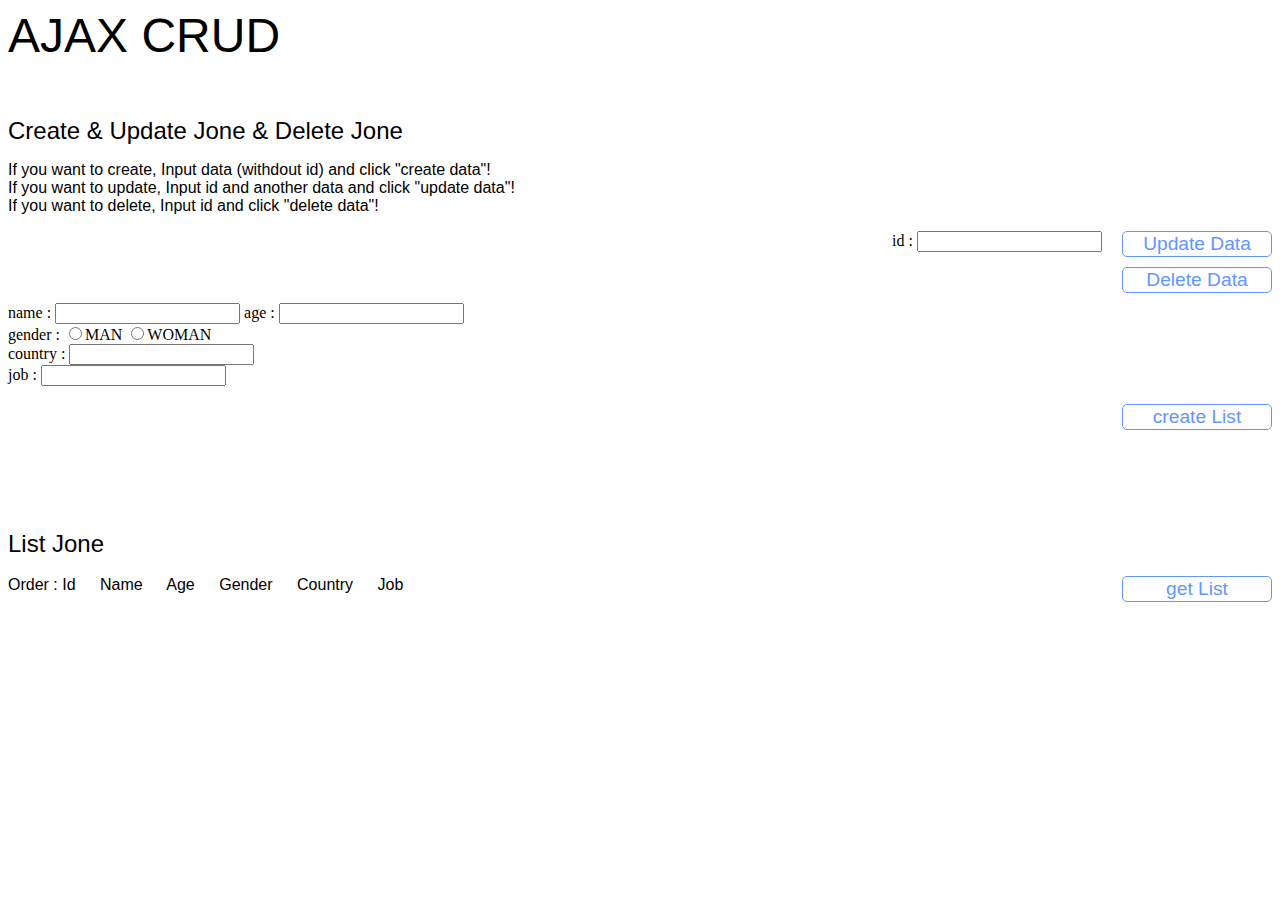
<file: my_ajax.html>
<!DOCTYPE html>
<html lang="en">

<head>
    <meta charset="UTF-8">
    <meta name="viewport" content="width=device-width, initial-scale=1.0">
    <title>Document</title>
    <script src="https://code.jquery.com/jquery-3.7.1.js"
        integrity="sha256-eKhayi8LEQwp4NKxN+CfCh+3qOVUtJn3QNZ0TciWLP4=" crossorigin="anonymous"></script>
    <style>
        #listStyle {
            font-family: 'Gill Sans', 'Gill Sans MT', Calibri, 'Trebuchet MS', sans-serif;
        }

        #div_span {
            margin-right: 20px;
        }

        #div_ajax {
            font-size: 3rem;
            font-family: 'Gill Sans', 'Gill Sans MT', Calibri, 'Trebuchet MS', sans-serif;
        }
        #p_ajax {
            font-size: 1rem;
            font-family: 'Gill Sans', 'Gill Sans MT', Calibri, 'Trebuchet MS', sans-serif;
        }
        .div_jone {
            font-size: 1.5rem;
            font-family: 'Gill Sans', 'Gill Sans MT', Calibri, 'Trebuchet MS', sans-serif;
        }

        .button_ajax {
            width: 150px;
            font-size: larger;
            color: rgb(100, 150, 300);
            border-radius: 5px;
            border: 1px solid;
            background-color: white;
        }
    </style>
</head>

<body>

    <!-- 데이터목록보기/데이터추가/데이터수정/데이터삭제 -->
    <div id="div_ajax">AJAX CRUD</div>
    <br><br><br>

    <div class="div_jone">Create & Update Jone & Delete Jone</div>
    <p id="p_ajax">If you want to create, Input data (withdout id) and click "create data"!<br>
        If you want to update, Input id and another data and click "update data"!<br>
        If you want to delete, Input id and click "delete data"!
    </p>

    <button id="updateData" class="button_ajax" onclick="updateDataToJson()" style="float:right">Update Data</button>
    <div style="float:right; margin-right:20px">
        id : <input type="text" id="find_id">
    </div>
    <br><br>
    <button id="deleteData" class="button_ajax" onclick="deleteDataToJson()" style="float:right">Delete Data</button>

    <br><br>
    name : <input type="text" id="name">
    age : <input type="number" id="age">
    <br>
    <label>gender : </label>
    <input type="radio" id="gender" name="gender" , value="MAN">MAN
    <input type="radio" id="gender" name="gender" , value="WOMAN">WOMAN
    <br>
    country : <input type="text" id="country">
    <br>
    job : <input type="text" id="job">
    <br><br>
    <button id="createList" class="button_ajax" onclick="createListToJson()" style="float:right">create List</button>
    <br>
    <br><br>
    <br>
    <br><br><br>
    <div class="div_jone">List Jone</div><br>
    <button id="getList" class="button_ajax" onclick="getListFromJson()" style="float:right">get List</button>
    <div id="listStyle">Order : <span id="div_span">Id</span> <span id="div_span">Name</span> <span
            id="div_span">Age</span> <span id="div_span">Gender</span> <span id="div_span">Country</span> <span
            id="div_span">Job</span></div>
    <div id="List"></div>

    <script>

        function getListFromJson() {
            const xhr = new XMLHttpRequest();

            xhr.open("GET", "http://localhost:3000/user");
            xhr.setRequestHeader("content-type", "application/json");
            xhr.send();
            xhr.onload = () => {
                if (xhr.status === 200) {
                    $("#List").html("");
                    let users = JSON.parse(xhr.response);
                    users.forEach((item) => {
                        $("#List").append("<div>" + "<span id = 'div_span'>" + item.id + "</span>" + "<span id = 'div_span'>" + item.name + "</span>" + "<span id = 'div_span'>" + item.age + "</span> " + "<span id = 'div_span'>" + item.gender + "</span>" + "<span id = 'div_span'>" + item.country + "</span>" + "<span id = 'div_span'>" + item.job + "</span>" + "</div>");

                    });
                }
            }
        }

        function createListToJson() {
            const xhr = new XMLHttpRequest();
            xhr.open("POST", "http://localhost:3000/user");
            xhr.setRequestHeader("content-type", "application/json;charset=UTF-8");

            let gender = $("input[name = 'gender']:checked").val();
            let data = { name: $("#name").val(), age: $("#age").val(), gender: gender, country: $("#country").val(), job: $("#job").val() };
            xhr.send(JSON.stringify(data));
            xhr.onload = () => {
                if (xhr.status === 201) {
                    getListFromJson();
                }

            }
        }


        function updateDataToJson() {
            let id = $("#find_id").val();
            const xhr = new XMLHttpRequest();
            xhr.open("PUT", "http://localhost:3000/user/" + id);
            xhr.setRequestHeader("content-type", "application/json;charset=UTF-8");

            let gender = $("input[name = 'gender']:checked").val();
            let data = { name: $("#name").val(), age: $("#age").val(), gender: gender, country: $("#country").val(), job: $("#job").val() };
            xhr.send(JSON.stringify(data));
            xhr.onload = () => {
                if (xhr.status === 200) {
                    getListFromJson();
                }

            }

        }

        function deleteDataToJson() {
            let id = $("#find_id").val();
            const xhr = new XMLHttpRequest();
            xhr.open("DELETE", "http://localhost:3000/user/" + id);
            xhr.setRequestHeader("content-type", "application/json;charset=UTF-8");
            xhr.send();
            xhr.onload = () => {
                if (xhr.status === 200) {
                    getListFromJson();
                }

            }

        }


    </script>
</body>

</html>
</file>
